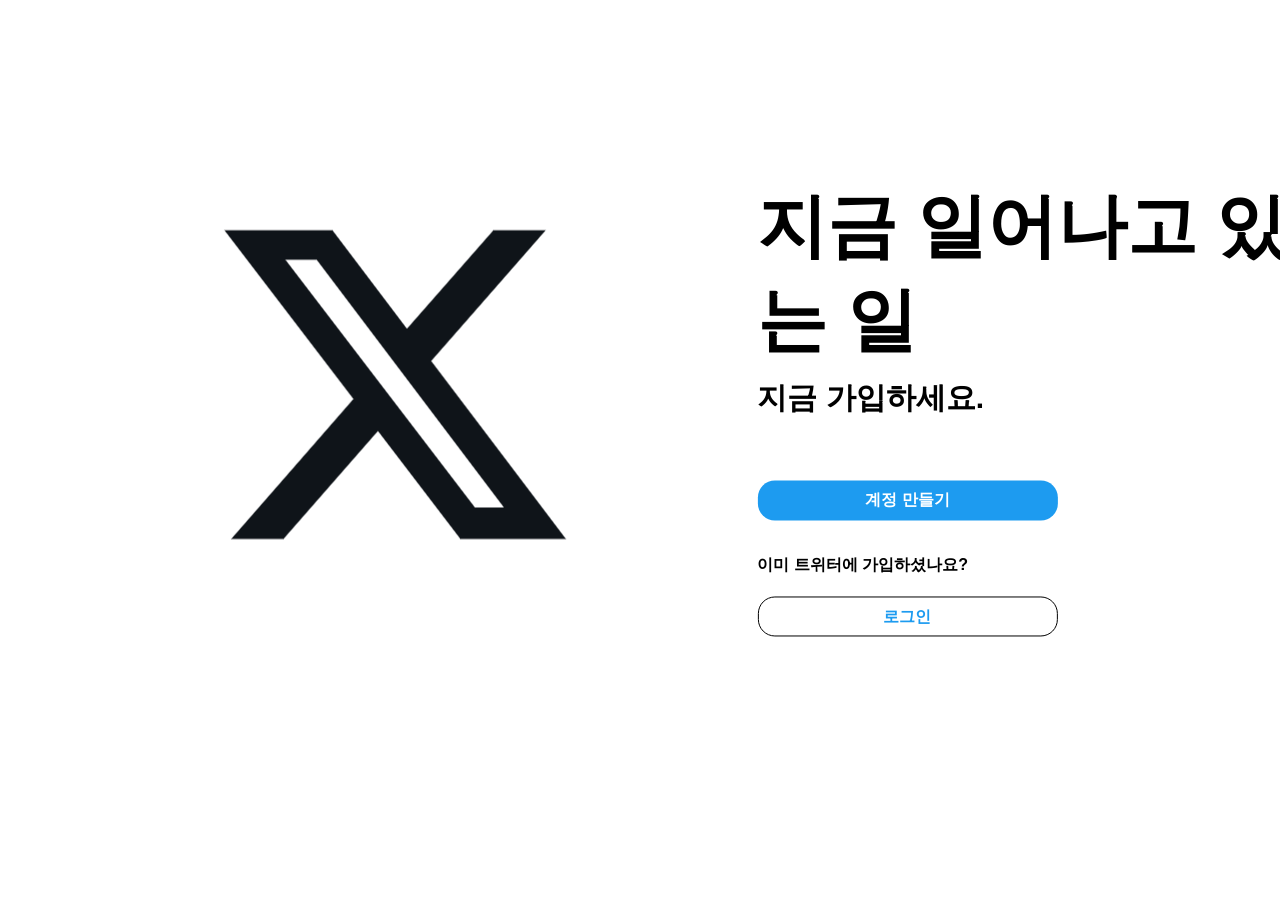
<file: index.html>
<!DOCTYPE html>
<html lang="en">
<head>
    <meta charset="UTF-8">
    <meta name="viewport" content="width=device-width, initial-scale=1.0">
    <title>tiwitter login</title>
    <link rel="stylesheet" href="./css/tiwtter.sign_up.css">
</head>
<body>
    <div class="big_wrap">
      <div class="wrap">
        <img src="./img/twitter/x_logo.PNG" alt="" class="logo">
        <div class="txt_wrap">
          <div class="f_txt">지금 일어나고 있는 일</div>
          <div class="s_txt">지금 가입하세요.</div>
          <div class="sign_up">
            <a href="#">계정 만들기</a>
          </div>
          
          <div class="login_box">
            <div class="login_txt_box">이미 트위터에 가입하셨나요?</div>
            <div class="login">
              <a href="#">로그인</a>    
            </div>
          </div>
        </div>
      </div>
    </div>
<!-- ====================================기본화면인덱스================================================================= -->

    
    <div class="modal">
    <div class="modal_header">
      <button class="close_btn">✕</button>
      <div class="logo">𝕏</div>
      <div style="width: 20px;"></div>
    </div>
    
    <form action="#">
      <div class="modal_content">
        <h1>계정을 생성하세요</h1>
        
        <div class="input_group">
          <div class="form_field">
            <input type="text" id="name" maxlength="50" placeholder=" ">
            <label for="name">이름</label>
          </div>
          <div class="char_count">0 / 50</div>
        </div>
        
        <div class="input_group">
          <div class="form_field">
            <input type="text" id="phone" placeholder=" ">
            <label for="phone">휴대폰</label>
          </div>
          <div class="alternative">
            <a href="#">대신 이메일 사용하기</a>
          </div>
        </div>
        
        <div class="input_group">
          <label>생년월일</label>
          <p class="dob_notice">이 정보는 공개적으로 표시되지 않습니다. 비즈니스, 반려동물 등 계정 주체에 상관없이 나의 연령을 확인하세요.</p>
          
          <div class="dob_inputs">
            <select class="select1">
              <option>월</option>
            </select>
            <select class="select2">
              <option>일</option>
            </select>
            <select class="select3">
              <option>년</option>
            </select>
          </div>
        </div>
        
        <button class="next_btn" disabled>
          <a href="#" class="a_tag">다음</a>
        </button>
      </div>
    </form>

  </div>

<!-- ================================로그인시도화면=============================================== -->
  <div class="log_pop_pan">
    <div class="log_pop_pan_header">
        <button class="close_btn2">✕</button>
        <div class="log_pop_pan_logo">𝕏</div>
        <div style="width: 20px;"></div>
    </div>

    <form action="#">
        <div class="log_pop_pan_content">
            <h1 class="chg_txt">아이디를 입력하세요</h1>
            
            <div class="input_group">
                <div class="form_field">
                    <input type="text" id="id" maxlength="50" placeholder=" ">
                    <label for="id">아이디</label>
                </div>
            </div>
            
            <div class="input_group">
                <div class="form_field">
                    <input type="password" id="password" placeholder=" ">
                    <label for="password">비밀번호</label>
                </div>
                <div class="alternative">
                    <!-- <a href="#">대신 이메일 사용하기</a> -->
                </div>
            </div>
        </div>


        <button class="send_log_information" disabled>
            로그인하기
        </button>
    </form>
</div>




  <div class="pan"></div>
  <script>
    // let id = document.getElementById("id");
    // id.addEventListener("change", function(event){
    //   if(event.target){
    //     id.innerText = event
    //   }
    // })
    // let id = document.getElementById("id");
    //     let result = document.getElementById("result");

    //     id.addEventListener("change", function(event){
    //         if(event.target){
    //           
    //             result.innerText = `대문자: ${event.target.value.toUpperCase()}
    //                                 소문자: ${event.target.value.toLowerCase()}`;
    //         }
    //     });
  </script>

  <script src="./js/tiwtter.select.js"></script>
  <script src="./js/twitter.close.js"></script>
  <script src="./js/twitter.logPop.js"></script>
</body>
</html>
</file>
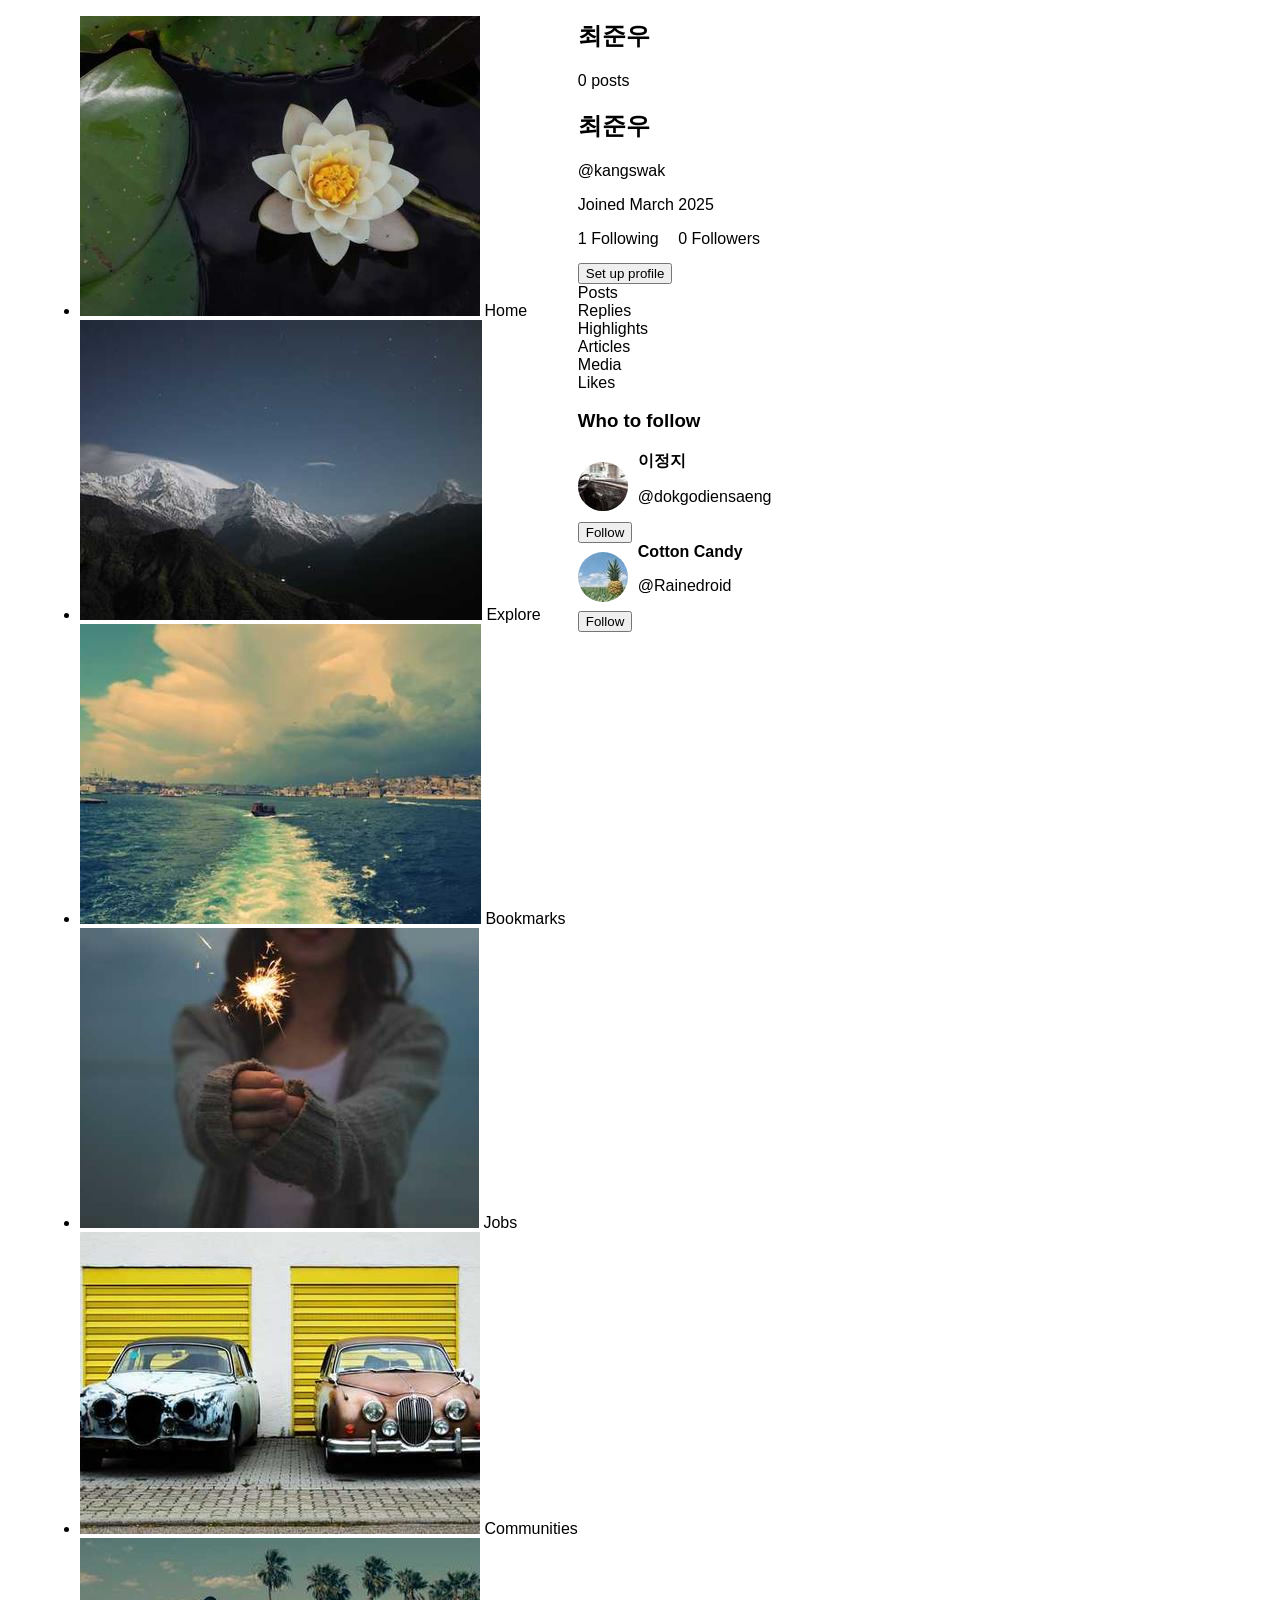
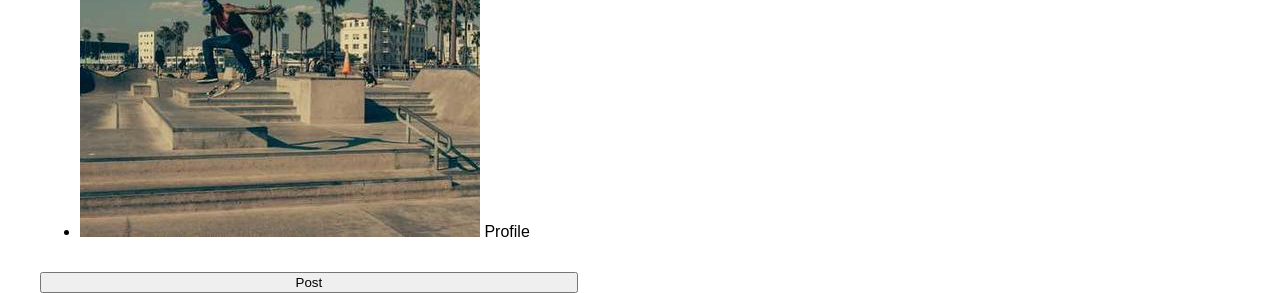
<file: Twiiter My Page.html>
<!DOCTYPE html>
<!-- saved from url=(0087)file:///C:/Users/user1/Desktop/web/z.%ED%8A%B8%EC%9C%84%ED%84%B0%EC%97%B0%EC%8A%B5.html -->
<html lang="en"><head><meta http-equiv="Content-Type" content="text/html; charset=UTF-8">
    
    <meta name="viewport" content="width=device-width, initial-scale=1.0">
    <title>Twiiter My Page</title>
    <style>
        body {
            font-family: -apple-system, BlinkMacSystemFont, "Segoe UI", Roboto, Helvetica, Arial, sans-serif;
            margin: 0;
            padding: 0;
            background-color: #fff;
            color: #000;
        }
        .container {
            display: flex;
            max-width: 1200px;
            margin: 0 auto;
        }
        .main_content {
            flex-grow: 1;
            border-right: 1px solid #eee;
        }
        .profile_header {
            display: flex;
            align-items: center;
            padding: 10px;
            border-bottom: 1px solid #eee;
        }
        .profile_header img {
            width: 24px;
            height: 24px;
            margin-right: 15px;
        }
        .profile_section {
            text-align: center;
            padding: 20px;
        }
        .profile_picture {
            width: 150px;
            height: 150px;
            background-color: #ddd;
            border-radius: 50%;
            margin: 0 auto 15px;
        }
        .profile_tabs {
            display: flex;
            justify-content: space-around;
            border-bottom: 1px solid #eee;
        }
        .profile_tabs div {
            padding: 15px;
            cursor: pointer;
        }
        .profile_tabs div.active {
            border-bottom: 3px solid #1DA1F2;
        }
        .who_to_follow {
            padding: 15px;
            border-top: 10px solid #f0f0f0;
        }
        .follow_suggestion {
            display: flex;
            justify-content: space-between;
            align-items: center;
            margin-bottom: 15px;
        }
        .follow_btn {
            background-color: #000;
            color: white;
            border: none;
            padding: 8px 15px;
            border-radius: 20px;
            cursor: pointer;
        }
    </style>
</head>
<body>
    <div class="container">
        <!-- Sidebar -->
        <div class="sidebar">
            <ul class="sidebar-menu">
                <li>
                    <img src="./Twiiter My Page_files/306-400x300.jpg" alt="샘플 이미지">
                    Home
                </li>
                <li>
                    <img src="./Twiiter My Page_files/377-402x300.jpg" alt="샘플 이미지">
                    Explore
                </li>
                <li>
                    <img src="./Twiiter My Page_files/271-401x300.jpg" alt="샘플 이미지">
                    Bookmarks
                </li>
                <li>
                    <img src="./Twiiter My Page_files/660-399x300.jpg" alt="샘플 이미지">
                    Jobs
                </li>
                <li>
                    <img src="./Twiiter My Page_files/133-400x302.jpg" alt="샘플 이미지">
                    Communities
                </li>
                <li>
                    <img src="./Twiiter My Page_files/281-400x299.jpg" alt="샘플 이미지">
                    Profile
                </li>
            </ul>
            <button class="follow-btn" style="width: 100%; margin-top: 15px;">Post</button>
        </div>

        <!-- Main Content -->
        <div class="main-content">
            <!-- Profile Header -->
            <div class="profile-header">
                <!-- <svg xmlns="http://www.w3.org/200/svg" viewBox="0 0 24 24" fill="none" stroke="currentColor" stroke-width="2" stroke-linecap="round" stroke-linejoin="round">
                    <path d="M15 18l-6-6 6-6"/>
                </svg> -->
                <div>
                    <h2>최준우</h2>
                    <p>0 posts</p>
                </div>
            </div>

            <!-- Profile Section -->
            <div class="profile-section">
                <div class="profile-picture"></div>
                <h2>최준우</h2>
                <p>@kangswak</p>
                <p>Joined March 2025</p>
                <div>
                    <span>1 Following</span>
                    <span style="margin-left: 15px;">0 Followers</span>
                </div>
                <button class="follow-btn" style="margin-top: 15px;">Set up profile</button>
            </div>

            <!-- Profile Tabs -->
            <div class="profile-tabs">
                <div class="active">Posts</div>
                <div>Replies</div>
                <div>Highlights</div>
                <div>Articles</div>
                <div>Media</div>
                <div>Likes</div>
            </div>

            <!-- Who to Follow -->
            <div class="who-to-follow">
                <h3>Who to follow</h3>
                <div class="follow-suggestion">
                    <div style="display: flex; align-items: center;">
                        <img src="./Twiiter My Page_files/605-50x49.jpg" alt="샘플 이미지" style="border-radius: 50%; margin-right: 10px;">
                        <div>
                            <strong>이정지</strong>
                            <p>@dokgodiensaeng</p>
                        </div>
                    </div>
                    <button class="follow-btn">Follow</button>
                </div>
                <div class="follow-suggestion">
                    <div style="display: flex; align-items: center;">
                        <img src="./Twiiter My Page_files/824-50x50.jpg" alt="샘플 이미지" style="border-radius: 50%; margin-right: 10px;">
                        <div>
                            <strong>Cotton Candy</strong>
                            <p>@Rainedroid</p>
                        </div>
                    </div>
                    <button class="follow-btn">Follow</button>
                </div>
            </div>
        </div>
    </div>

    <script>
        // Optional JavaScript for interactivity can be added here
        document.querySelectorAll('.sidebar-menu li').forEach(item => {
            item.addEventListener('click', () => {
                // Add any click interactions you want
                console.log('Menu item clicked');
            });
        });
    </script>

</body></html>
</file>
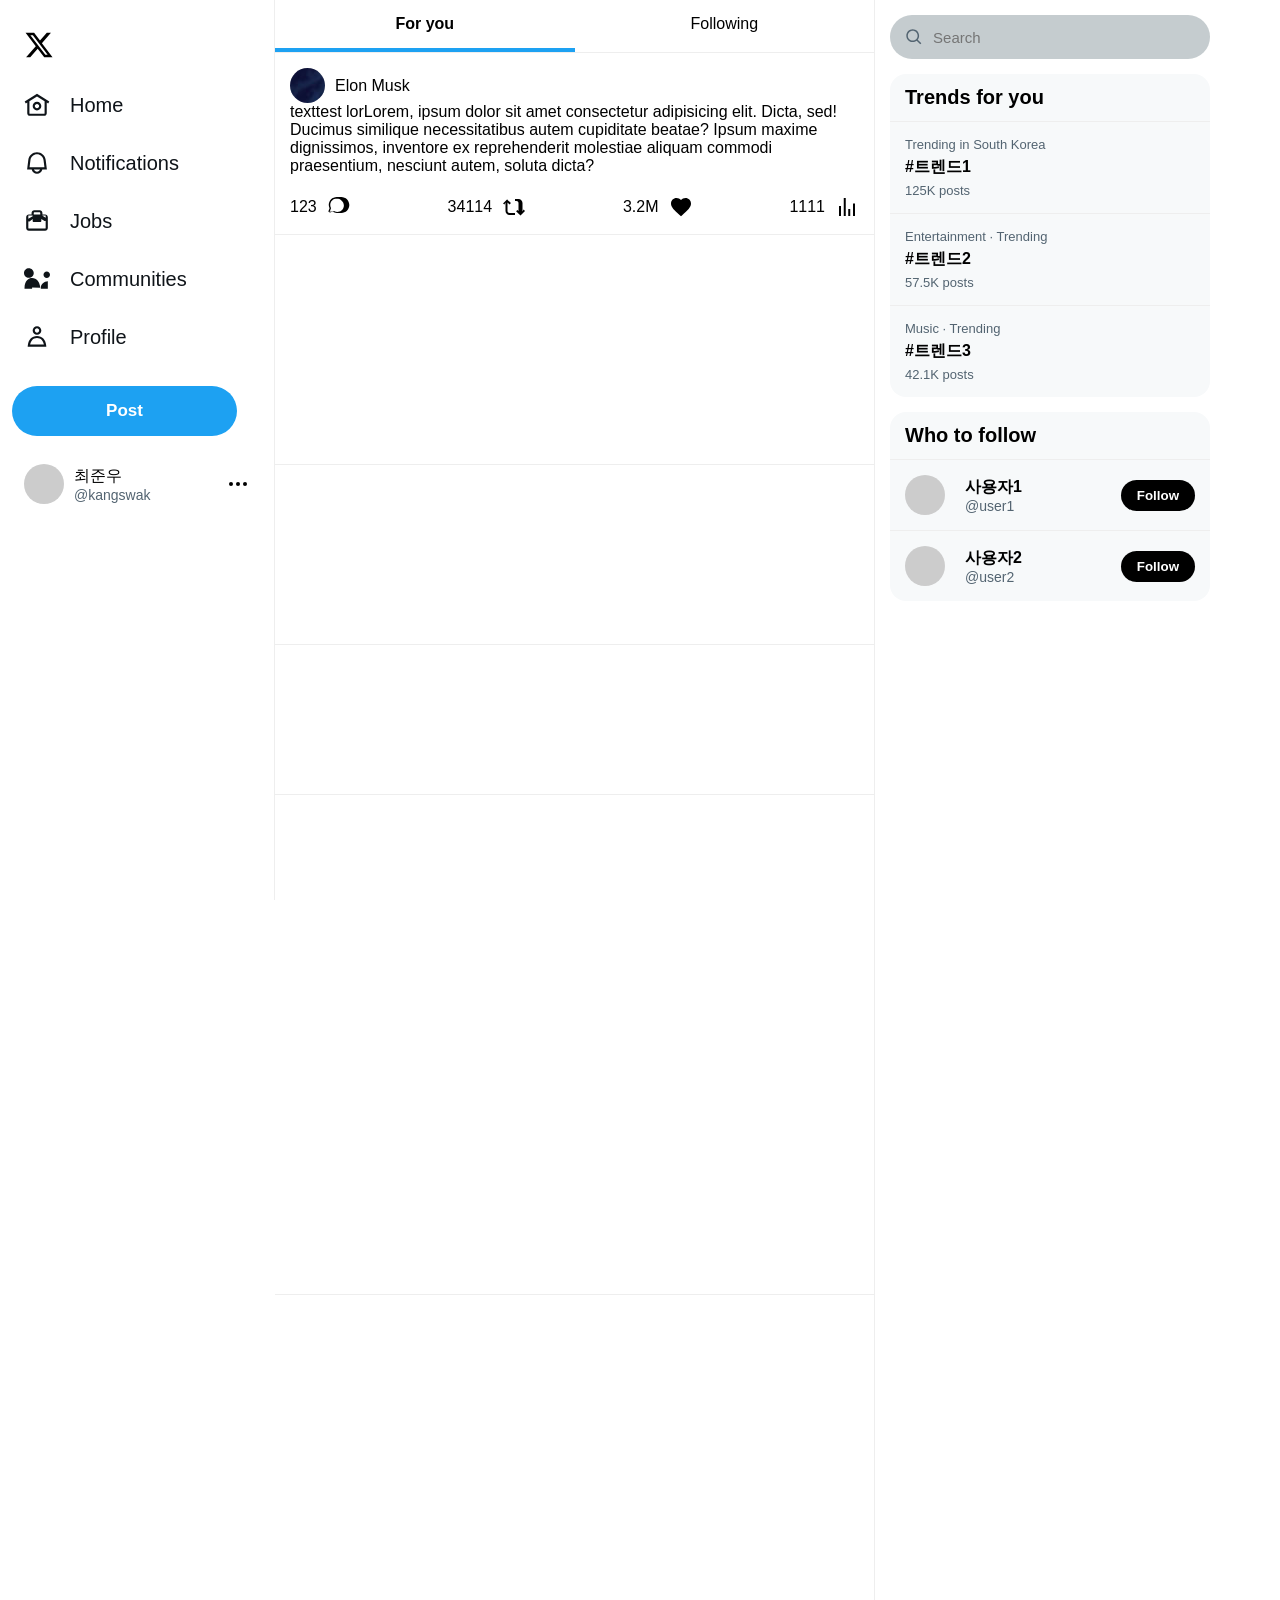
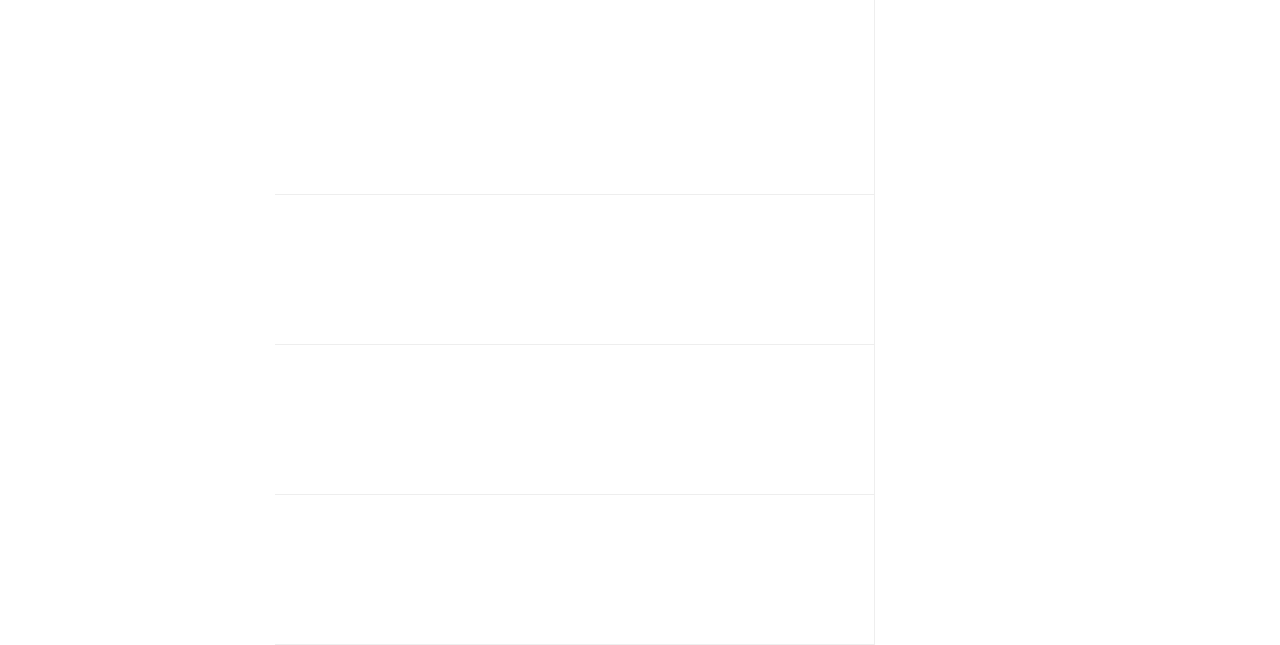
<file: z.tiwitter.mainPage.html>
<!DOCTYPE html>
<html lang="en">
<head>
    <meta charset="UTF-8">
    <meta name="viewport" content="width=device-width, initial-scale=1.0">
    <title>X Layout</title>
    <link rel="stylesheet" href="./css/twiiter.mainPage.css">

</head>
<body>
    <div class="wrap">
    <div class="sidebar">
      <a href="#">
      <div class="logo">
        <svg viewBox="0 0 24 24" aria-hidden="true" fill="currentColor">
          <g>
            <path d="M18.244 2.25h3.308l-7.227 8.26 8.502 11.24H16.17l-5.214-6.817L4.99 21.75H1.68l7.73-8.835L1.254 2.25H8.08l4.713 6.231zm-1.161 17.52h1.833L7.084 4.126H5.117z"></path>
          </g>
        </svg>
      </div>
      </a>
  
      <a href="#1" class="nav_item">
      <svg class='path' viewBox="0 0 24 24" width="26" height="26" fill="currentColor">
        <g>
          <path d="M12 9c-2.209 0-4 1.791-4 4s1.791 4 4 4 4-1.791 4-4-1.791-4-4-4zm0 6c-1.105 0-2-.895-2-2s.895-2 2-2 2 .895 2 2-.895 2-2 2zm0-13.304L.622 8.807l1.06 1.696L3 9.679V19.5C3 20.881 4.119 22 5.5 22h13c1.381 0 2.5-1.119 2.5-2.5V9.679l1.318.824 1.06-1.696L12 1.696zM19 19.5c0 .276-.224.5-.5.5h-13c-.276 0-.5-.224-.5-.5V8.429l7-4.375 7 4.375V19.5z"></path>
        </g>
      </svg>
        <span>Home</span>
        </a>
        
        <a href="#2" class="nav_item">
        <svg class='path' viewBox="0 0 24 24" width="26" height="26" fill="currentColor">
          <g>
            <path d="M19.993 9.042C19.48 5.017 16.054 2 11.996 2s-7.49 3.021-7.999 7.051L2.866 18H7.1c.463 2.282 2.481 4 4.9 4s4.437-1.718 4.9-4h4.236l-1.143-8.958zM12 20c-1.306 0-2.417-.835-2.829-2h5.658c-.412 1.165-1.523 2-2.829 2zm-6.866-4l.847-6.698C6.364 6.272 8.941 4 11.996 4s5.627 2.268 6.013 5.295L18.864 16H5.134z"></path>
          </g>
        </svg>
        <span>Notifications</span>
        </a>
    
        <a href="#3" class="nav_item">
        <svg class='path' viewBox="0 0 24 24" width="26" height="26" fill="currentColor">
          <g>
            <path d="M19.5 6H17V4.5C17 3.12 15.88 2 14.5 2h-5C8.12 2 7 3.12 7 4.5V6H4.5C3.12 6 2 7.12 2 8.5v10C2 19.88 3.12 21 4.5 21h15c1.38 0 2.5-1.12 2.5-2.5v-10C22 7.12 20.88 6 19.5 6zM9 4.5c0-.28.22-.5.5-.5h5c.28 0 .5.22.5.5V6H9V4.5zm11 14c0 .28-.22.5-.5.5h-15c-.28 0-.5-.22-.5-.5v-6.29c.4.26.94.29 1.4.05L8 10.16V12c0 .55.45 1 1 1h6c.55 0 1-.45 1-1v-1.84l2.6 1.6c.46.24 1 .21 1.4-.05v6.29zm0-9.48l-4-2.48V7h4v2.02zM8 7v.52L4 9.98V7h4z"></path>
          </g>
        </svg>
        <span>Jobs</span>
        </a>
    
        <a href="#4" class="nav_item">
        <svg  class='path' viewBox="0 0 24 24" width="26" height="26" fill="currentColor">
          <g>
            <path d="M7.501 19.917L7.471 21H.472l.029-1.027c.184-6.618 3.736-8.977 7-8.977.963 0 1.95.212 2.87.672a9.115 9.115 0 0 1 2.129 1.686c.344.393.667.853.947 1.347.285.5.533 1.046.736 1.622.203.576.368 1.18.491 1.79.125.606.186 1.241.186 1.887zm-3.001-9c-2.49 0-4.499-2.015-4.499-4.5S2.01 2 4.5 2s4.5 2.015 4.5 4.5-2.01 4.417-4.5 4.417zM22 21h-6.5v-1.077c0-3.108 3.082-5.923 6.5-5.923v7zm-1-10c-1.653 0-3-1.347-3-3s1.347-3 3-3 3 1.347 3 3-1.347 3-3 3z"></path>
          </g>
        </svg>
        <span>Communities</span>
        </a>
    
        <a href="#5" class="nav_item">
        <svg class='path' viewBox="0 0 24 24" width="26" height="26" fill="currentColor">
          <g>
            <path d="M5.651 19h12.698c-.337-1.8-1.023-3.21-1.945-4.19C15.318 13.65 13.838 13 12 13s-3.317.65-4.404 1.81c-.922.98-1.608 2.39-1.945 4.19zm.486-5.56C7.627 11.85 9.648 11 12 11s4.373.85 5.863 2.44c1.477 1.58 2.366 3.8 2.632 6.46l.11 1.1H3.395l.11-1.1c.266-2.66 1.155-4.88 2.632-6.46zM12 4c-1.105 0-2 .9-2 2s.895 2 2 2 2-.9 2-2-.895-2-2-2zM8 6c0-2.21 1.791-4 4-4s4 1.79 4 4-1.791 4-4 4-4-1.79-4-4z"></path>
          </g>
        </svg>
        <span>Profile</span>
        </a>
        <a href="#6">
        <button class="post_btn">
          <span>Post</span>
          <svg viewBox="0 0 24 24" width="24" height="24" fill="white" style="display: none;">
            <g>
              <path d="M23 3c-6.62-.1-10.38 2.421-13.05 6.03C7.29 12.61 6 17.331 6 22h2c0-1.007.07-2.012.19-3H12c4.1 0 7.48-3.082 7.94-7.054C22.79 10.147 23.17 6.359 23 3zm-7 8h-1.5v2H16c.63-.016 1.2-.08 1.72-.188C16.95 15.24 14.68 17 12 17H8.55c.57-2.512 1.57-4.851 3-6.78 2.16-2.912 5.29-4.911 9.45-5.187C20.95 8.079 19.9 11 16 11zM4 9V6H1V4h3V1h2v3h3v2H6v3H4z"></path>
            </g>
          </svg>
        </button>
        </a>
        
        <div class="user_profile">
        <div class="log_out">Log out @kangswak</div>
        <div class="avatar"></div>
        <div class="user_info">
            <div>최준우</div>
            <div style="color: #536471; font-size: 14px;">@kangswak</div>
        </div>
        <svg viewBox="0 0 24 24" width="24" height="24" fill="currentColor">
            <g>
            <circle cx="5" cy="12" r="2"></circle>
            <circle cx="12" cy="12" r="2"></circle>
            <circle cx="19" cy="12" r="2"></circle>
            </g>
        </svg>
        </div>
    </div>
    
    <div class="main_content">
        <div class="header">
          <a href="#7" class="a_tab">
            <div class="tab tab1 active">For you</div>
          </a>
          <a href="#8" class="a_tab">
            <div class="tab tab2">Following</div>
          </a>
        </div>
        <a href="#123">

          <div class="post" >
            <div class="post_top">
              <div class="post_avatar">
                <img src="./img/1.jpg" alt="">
              </div>
              <div class="user_name">Elon Musk</div>
          </div>
          <span>texttest lorLorem, ipsum dolor sit amet consectetur adipisicing elit. Dicta, sed! Ducimus similique necessitatibus autem cupiditate beatae? Ipsum maxime dignissimos, inventore ex reprehenderit molestiae aliquam commodi praesentium, nesciunt autem, soluta dicta?</span>
          <div class="file_stat">
            <div class="comment file_stat_box">
                <!-- Comment Icon -->
                123
                <svg viewBox="0 0 24 24" width="24" height="24" fill="currentColor">
                  <path d="M1.751 10c0-4.42 3.584-8 8.05-8h4.471c4.466 0 8.05 3.58 8.05 8 0 4.418-3.584 8-8.05 8h-4.47c-1.563 0-3.02-.51-4.233-1.393L1.25 16.85l1.313-3.712A7.93 7.93 0 0 1 1.751 10zm8.05-6.5c-3.619 0-6.551 2.919-6.551 6.5 0 1.034.253 2.027.715 2.897l.118.204-1.674 4.744 4.815-1.722.204.118c.88.463 1.874.716 2.907.716 3.62 0 6.551-2.919 6.551-6.5S13.42 3.5 9.8 3.5z"></path>
                  </svg>
            </div>
            <div class="retweet file_stat_box">
                <!-- Retweet Icon -->
                34114
                <svg viewBox="0 0 24 24" width="24" height="24" fill="currentColor">
                  <path d="M4.5 3.88l4.432 4.14-1.364 1.46L5.5 7.55V16c0 1.1.896 2 2 2H13v2H7.5c-2.209 0-4-1.79-4-4V7.55l-1.068 1.93L1 8.47l4.5-4.59zM16.5 6H13V4h3.5c2.209 0 4 1.79 4 4v8.45l1.068-1.93 1.432 1.38-4.5 4.59-4.432-4.14 1.364-1.46 1.068 1.05V8c0-1.1-.896-2-2-2z"></path>
                </svg>
            </div>
            
            
            <div class="heart file_stat_box">
                <!-- Like/Heart Icon -->
                3.2M
                <svg viewBox="0 0 24 24" width="24" height="24" fill="currentColor">
                  <path d="M12 21.35l-1.45-1.32C5.4 15.36 2 12.28 2 8.5 2 5.42 4.42 3 7.5 3c1.74 0 3.41.81 4.5 2.09C13.09 3.81 14.76 3 16.5 3 19.58 3 22 5.42 22 8.5c0 3.78-3.4 6.86-8.55 11.54L12 21.35z"></path>
                </svg>
            </div>
            
            <div class="view file_stat_box">
              <!-- View/Analytics Icon -->
              1111
              <svg viewBox="0 0 24 24" width="24" height="24" fill="currentColor">
                <path d="M8.75 21V3h2v18h-2zM18 21V8.5h2V21h-2zM4 21l.004-10h2L6 21H4zm9.248 0v-7h2v7h-2z"></path>
              </svg>
            </div>
          </div>
        </a>
      </div>
      <a href="#1234">
        <div class="post" style="height: 230px;"></div>
      </a>
      <a href="#12345">
        <div class="post" style="height: 180px;"></div>
      </a>
      <a href="#123456">
        <div class="post" style="height: 150px;"></div>
      </a>
      <a href="#1234567">
        <div class="post" style="height: 500px;"></div>
      </a>
      <a href="#12345678">
        <div class="post" style="height: 500px;"></div>
      </a>
    </div>
    
    <div class="right_sidebar">
      <div class="search_box">
      <svg viewBox="0 0 24 24" width="20" height="20" fill="#536471">
        <g>
        <path d="M10.25 3.75c-3.59 0-6.5 2.91-6.5 6.5s2.91 6.5 6.5 6.5c1.795 0 3.419-.726 4.596-1.904 1.178-1.177 1.904-2.801 1.904-4.596 0-3.59-2.91-6.5-6.5-6.5zm-8.5 6.5c0-4.694 3.806-8.5 8.5-8.5s8.5 3.806 8.5 8.5c0 1.986-.682 3.815-1.824 5.262l4.781 4.781-1.414 1.414-4.781-4.781c-1.447 1.142-3.276 1.824-5.262 1.824-4.694 0-8.5-3.806-8.5-8.5z"></path>
        </g>
      </svg>
      <input type="text" placeholder="Search">
      </div>
      
      <div class="trends_box">
      <div class="trends_header">Trends for you</div>
      <div style="padding: 15px; border-bottom: 1px solid #eee;">
        <div style="color: #536471; font-size: 13px;">Trending in South Korea</div>
        <div style="font-weight: bold; margin: 5px 0;">#트렌드1</div>
        <div style="color: #536471; font-size: 13px;">125K posts</div>
      </div>
      <div style="padding: 15px; border-bottom: 1px solid #eee;">
        <div style="color: #536471; font-size: 13px;">Entertainment · Trending</div>
        <div style="font-weight: bold; margin: 5px 0;">#트렌드2</div>
        <div style="color: #536471; font-size: 13px;">57.5K posts</div>
      </div>
      <div style="padding: 15px;">
        <div style="color: #536471; font-size: 13px;">Music · Trending</div>
        <div style="font-weight: bold; margin: 5px 0;">#트렌드3</div>
        <div style="color: #536471; font-size: 13px;">42.1K posts</div>
      </div>
      </div>
      
      <div class="trends_box">
      <div class="trends_header">Who to follow</div>
      <div style="padding: 15px; display: flex; align-items: center; border-bottom: 1px solid #eee;">
        <div class="avatar"></div>
        <div style="margin-left: 10px; flex: 1;">
          <div style="font-weight: bold;">사용자1</div>
          <div style="color: #536471; font-size: 14px;">@user1</div>
        </div>
        <button style="background: #000; color: white; border: none; padding: 8px 16px; border-radius: 9999px; font-weight: bold; cursor: pointer;">Follow</button>
      </div>
      <div style="padding: 15px; display: flex; align-items: center;">
        <div class="avatar"></div>
        <div style="margin-left: 10px; flex: 1;">
          <div style="font-weight: bold;">사용자2</div>
          <div style="color: #536471; font-size: 14px;">@user2</div>
        </div>
        <button style="background: #000; color: white; border: none; padding: 8px 16px; border-radius: 9999px; font-weight: bold; cursor: pointer;">Follow</button>
      </div>
      </div>
    </div>
    </div>

    <div class="post_write">
      <div class="post_write_header">
        <div class="post_write_close">
          <span>✕</span>
        </div>
        <div class="post_write_inform">Posting</div>
      </div>
      <div class="post_write_main">
        <div class="post_write_avatar"></div>
        <div class="post_write_textarea ">
          <textarea type="text" placeholder="What's happening?"></textarea>
        </div>
      </div>
    </div>
    <div class="pan"></div>

    <script src="./js/z.tiwitter.main_page.js"></script>
</body>
</html>
</file>
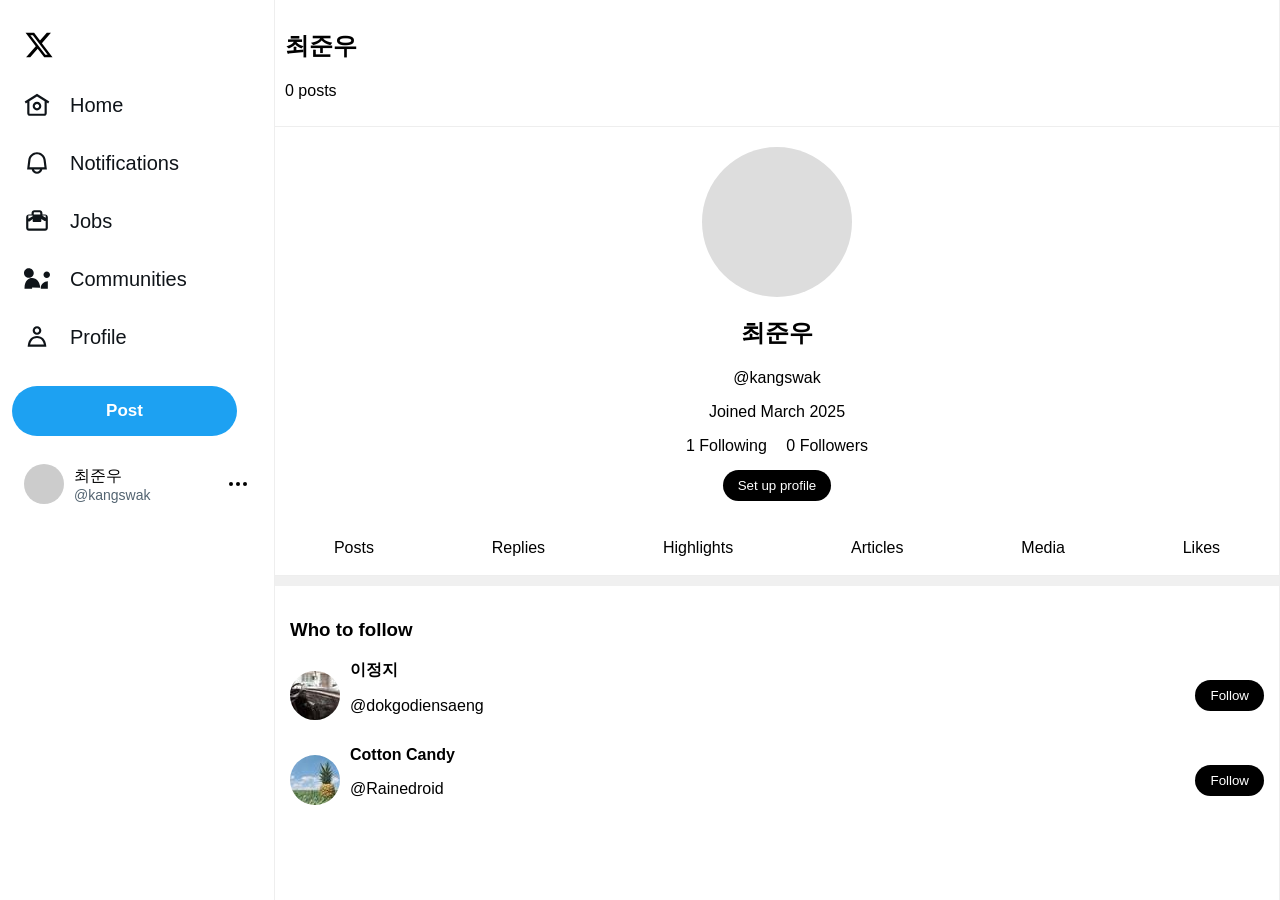
<file: z.twitter.myPage.html>
<!DOCTYPE html>
<html lang="en">
<head>
    <meta charset="UTF-8">
    <meta name="viewport" content="width=device-width, initial-scale=1.0">
    <title>Twitter My Page</title>
    <link rel="stylesheet" href="./css/tiwtter.myPage.css">

</head>
<body>
    <div class="wrap">
        <div class="sidebar">
            <a href="#">
                <div class="logo">
                    <svg viewBox="0 0 24 24" aria-hidden="true" fill="currentColor">
                        <g>
                            <path d="M18.244 2.25h3.308l-7.227 8.26 8.502 11.24H16.17l-5.214-6.817L4.99 21.75H1.68l7.73-8.835L1.254 2.25H8.08l4.713 6.231zm-1.161 17.52h1.833L7.084 4.126H5.117z"></path>
                        </g>
                    </svg>
                </div>
            </a>
            
            <a href="#1" class="nav_item">
                <svg class='path' viewBox="0 0 24 24" width="26" height="26" fill="currentColor">
                    <g>
                        <path d="M12 9c-2.209 0-4 1.791-4 4s1.791 4 4 4 4-1.791 4-4-1.791-4-4-4zm0 6c-1.105 0-2-.895-2-2s.895-2 2-2 2 .895 2 2-.895 2-2 2zm0-13.304L.622 8.807l1.06 1.696L3 9.679V19.5C3 20.881 4.119 22 5.5 22h13c1.381 0 2.5-1.119 2.5-2.5V9.679l1.318.824 1.06-1.696L12 1.696zM19 19.5c0 .276-.224.5-.5.5h-13c-.276 0-.5-.224-.5-.5V8.429l7-4.375 7 4.375V19.5z"></path>
                    </g>
                </svg>
                <span>Home</span>
            </a>

            <a href="#2" class="nav_item">
                <svg class='path' viewBox="0 0 24 24" width="26" height="26" fill="currentColor">
                    <g>
                        <path d="M19.993 9.042C19.48 5.017 16.054 2 11.996 2s-7.49 3.021-7.999 7.051L2.866 18H7.1c.463 2.282 2.481 4 4.9 4s4.437-1.718 4.9-4h4.236l-1.143-8.958zM12 20c-1.306 0-2.417-.835-2.829-2h5.658c-.412 1.165-1.523 2-2.829 2zm-6.866-4l.847-6.698C6.364 6.272 8.941 4 11.996 4s5.627 2.268 6.013 5.295L18.864 16H5.134z"></path>
                    </g>
                </svg>
                <span>Notifications</span>
            </a>
        
            <a href="#3" class="nav_item">
                <svg class='path' viewBox="0 0 24 24" width="26" height="26" fill="currentColor">
                    <g>
                        <path d="M19.5 6H17V4.5C17 3.12 15.88 2 14.5 2h-5C8.12 2 7 3.12 7 4.5V6H4.5C3.12 6 2 7.12 2 8.5v10C2 19.88 3.12 21 4.5 21h15c1.38 0 2.5-1.12 2.5-2.5v-10C22 7.12 20.88 6 19.5 6zM9 4.5c0-.28.22-.5.5-.5h5c.28 0 .5.22.5.5V6H9V4.5zm11 14c0 .28-.22.5-.5.5h-15c-.28 0-.5-.22-.5-.5v-6.29c.4.26.94.29 1.4.05L8 10.16V12c0 .55.45 1 1 1h6c.55 0 1-.45 1-1v-1.84l2.6 1.6c.46.24 1 .21 1.4-.05v6.29zm0-9.48l-4-2.48V7h4v2.02zM8 7v.52L4 9.98V7h4z"></path>
                    </g>
                </svg>
                <span>Jobs</span>
            </a>
        
            <a href="#4" class="nav_item">
                <svg  class='path' viewBox="0 0 24 24" width="26" height="26" fill="currentColor">
                    <g>
                    <path d="M7.501 19.917L7.471 21H.472l.029-1.027c.184-6.618 3.736-8.977 7-8.977.963 0 1.95.212 2.87.672a9.115 9.115 0 0 1 2.129 1.686c.344.393.667.853.947 1.347.285.5.533 1.046.736 1.622.203.576.368 1.18.491 1.79.125.606.186 1.241.186 1.887zm-3.001-9c-2.49 0-4.499-2.015-4.499-4.5S2.01 2 4.5 2s4.5 2.015 4.5 4.5-2.01 4.417-4.5 4.417zM22 21h-6.5v-1.077c0-3.108 3.082-5.923 6.5-5.923v7zm-1-10c-1.653 0-3-1.347-3-3s1.347-3 3-3 3 1.347 3 3-1.347 3-3 3z"></path>
                    </g>
                </svg>
                <span>Communities</span>
            </a>
        
            <a href="#5" class="nav_item">
                <svg class='path' viewBox="0 0 24 24" width="26" height="26" fill="currentColor">
                    <g>
                        <path d="M5.651 19h12.698c-.337-1.8-1.023-3.21-1.945-4.19C15.318 13.65 13.838 13 12 13s-3.317.65-4.404 1.81c-.922.98-1.608 2.39-1.945 4.19zm.486-5.56C7.627 11.85 9.648 11 12 11s4.373.85 5.863 2.44c1.477 1.58 2.366 3.8 2.632 6.46l.11 1.1H3.395l.11-1.1c.266-2.66 1.155-4.88 2.632-6.46zM12 4c-1.105 0-2 .9-2 2s.895 2 2 2 2-.9 2-2-.895-2-2-2zM8 6c0-2.21 1.791-4 4-4s4 1.79 4 4-1.791 4-4 4-4-1.79-4-4z"></path>
                    </g>
                </svg>
                <span>Profile</span>
            </a>
            <a href="#6">
            <button class="post_btn">
                <span>Post</span>
                <svg viewBox="0 0 24 24" width="24" height="24" fill="white" style="display: none;">
                    <g>
                        <path d="M23 3c-6.62-.1-10.38 2.421-13.05 6.03C7.29 12.61 6 17.331 6 22h2c0-1.007.07-2.012.19-3H12c4.1 0 7.48-3.082 7.94-7.054C22.79 10.147 23.17 6.359 23 3zm-7 8h-1.5v2H16c.63-.016 1.2-.08 1.72-.188C16.95 15.24 14.68 17 12 17H8.55c.57-2.512 1.57-4.851 3-6.78 2.16-2.912 5.29-4.911 9.45-5.187C20.95 8.079 19.9 11 16 11zM4 9V6H1V4h3V1h2v3h3v2H6v3H4z"></path>
                    </g>
                </svg>
            </button>
            </a>

            <div class="user_profile">
            <div class="log_out">Log out @kangswak</div>
            <div class="avatar"></div>
            <div class="user_info">
                <div>최준우</div>
                <div style="color: #536471; font-size: 14px;">@kangswak</div>
            </div>
            <svg viewBox="0 0 24 24" width="24" height="24" fill="currentColor">
                <g>
                <circle cx="5" cy="12" r="2"></circle>
                <circle cx="12" cy="12" r="2"></circle>
                <circle cx="19" cy="12" r="2"></circle>
                </g>
            </svg>
            </div>
        </div>

        <div class="main_content">
            <!-- Profile Header -->
            <div class="profile_header">
                <!-- <svg xmlns="http://www.w3.org/200/svg" viewBox="0 0 24 24" fill="none" stroke="currentColor" stroke-width="2" stroke-linecap="round" stroke-linejoin="round">
                    <path d="M15 18l-6-6 6-6"/>
                </svg> -->
                <div>
                    <h2>최준우</h2>
                    <p><span>0</span> posts</p>
                </div>
            </div>

            <!-- Profile Section -->
            <div class="profile_section">
                <div class="profile_picture"></div>
                <h2>최준우</h2>
                <p>@kangswak</p>
                <p>Joined March 2025</p>
                <div>
                    <span>1 Following</span>
                    <span style="margin-left: 15px;">0 Followers</span>
                </div>
                <button class="follow_btn" style="margin-top: 15px;">Set up profile</button>
            </div>

            <!-- Profile Tabs -->
            <div class="profile_tabs">
                <div class="active">Posts</div>
                <div>Replies</div>
                <div>Highlights</div>
                <div>Articles</div>
                <div>Media</div>
                <div>Likes</div>
            </div>

            <!-- Who to Follow -->
            <div class="who_to_follow">
                <h3>Who to follow</h3>
                <div class="follow_suggestion">
                    <div style="display: flex; align-items: center;">
                        <img src="./Twiiter My Page_files/605-50x49.jpg" alt="샘플 이미지" style="border-radius: 50%; margin-right: 10px;">
                        <div>
                            <strong>이정지</strong>
                            <p>@dokgodiensaeng</p>
                        </div>
                    </div>
                    <button class="follow_btn">Follow</button>
                </div>
                <div class="follow_suggestion">
                    <div style="display: flex; align-items: center;">
                        <img src="./Twiiter My Page_files/824-50x50.jpg" alt="샘플 이미지" style="border-radius: 50%; margin-right: 10px;">
                        <div>
                            <strong>Cotton Candy</strong>
                            <p>@Rainedroid</p>
                        </div>
                    </div>
                    <button class="follow_btn">Follow</button>
                </div>
            </div>
        </div>

        <div class="post_write">
            <div class="post_write_header">
            <div class="post_write_close">
                <span>✕</span>
            </div>
            <div class="post_write_inform">Posting</div>
            </div>
            <div class="post_write_main">
            <div class="post_write_avatar"></div>
            <div class="post_write_textarea ">
                <textarea type="text" placeholder="What's happening?"></textarea>
            </div>
            </div>
        </div>
        <div class="pan"></div>
    </div>



       

    <script src="./js/z.twitter.연습.js"></script>
</body>
</html>
</file>
<file: css/tiwtter.sign_up.css>
/* index */
body{
    margin: 0;
    position: relative;
}
.modal{
    display: none;
}
a{
    text-decoration: none;
    color: inherit;
    width: 100%;
    height: 100%;
    display: inline-block;
}
.big_wrap{
    position: relative;
    min-height: 880PX;
}
.wrap{
    position: absolute;
    left: 50%;
    top: 50%;
    transform: translate(-32%, -63%);
    display: flex;  
    justify-content: center;
    align-items: center;
    gap: 100px;
}
.logo{
    width: 54%;
    margin-right: 90px;
}
.txt_wrap{
    width: 50%;
    min-width: 45vw;
}
.f_txt{
    width: 100%;
    height: 150px;
    margin: 48px 0;
    font-weight: 700;
    font-size: 70px;
    word-wrap: break-word;
}
.s_txt{
    width: 100%;
    height: 50px;
    font-weight: 600;
    font-size: 30px;
    margin-bottom: 52px;
}
.sign_up{
    width: 300px;
    height: 40px;
    text-align: center;
    border-radius: 17px ;
    background-color: rgb(29 155 240);
    line-height: 40px;
    color: white;
    font-weight: 600;
}


.login_box{
    margin-top: 35px;
}
.login_txt_box{
    font-weight: 600;
}
.login{
    width: 300px;
    height: 40px;
    margin-top: 20px;
    text-align: center;
    border-radius: 17px ;
    border: 0.5px solid black;
    background-color: rgb(255 255 255);
    line-height: 40px;
    color: rgb(29 155 240);
    font-weight: 600;
}


.sign_up_box{
    background-color: rgba(0, 0, 0, 0.2);
    width: 100%;
    height: 953px;
    position: absolute;
    left: 0;
    top: 0;
    /*display: none; */
}
.sign_up_wrap{
    width: 600px;
    height: 650px;
    position: fixed;
    left: 50%;
    top: 50%;
    transform: translate(-50%, -50%);
    background-color: white;
    border-radius: 10px;
}
.sign_up_header{
    display: flex;
    justify-content: space-between;
    padding: 5px;
}
.sign_close{
    width: 30px;
    height: 30px;
    /* border: 1px solid; */
    border-radius: 50%;
    display: flex;
    align-items: center;
    justify-content: center;
    /* position: absolute;
    left: 6px;
    top: 9px; */
    position: relative;
}
.sign_close:hover{
    background-color: rgb(185, 202, 211);
}
.close_line{
    width: 20px;
    height: 1.5px;
    background-color: black;
    position: absolute;
    left: 50%;
    top: 50%;
    transform: translate(-50%, -50%);
}
.close_line_L{
    transform: translate(-50%, -50%) rotate(45deg);
}
.close_line_R{
    transform: translate(-50%, -50%) rotate(135deg);
}

.sign_up_logo{
    width: 29px;
    height: 26px;
    background-image: url(../img/twitter/x_logo.PNG);
    background-repeat: no-repeat;
    background-size: contain;
    margin-top: 5px;
}
.blank{
    width: 29px;
    height: 26px;
}

.sign_up_main{
    padding: 15px 80px;
    display: flex;
    flex-direction: column;
}
.sign_up_txt{
    font-weight: 600;
    font-size: 30px;
}


.name_input_box{
    width: 100%;
    height: 56px;
    display: flex;
    flex-direction: column;
    margin: 20px 0 15px 0;
    border: 1px solid #ccc;
    border-radius: 5px;
}
.upper_holder{
    width: 380px;
    height: 16px;
    flex-shrink: 0;
    position: relative;
}
/* input{
    width: 380px;
    height: 30px;
    /* margin-top: 26px; */
    /* padding: 10px ;
    border: none;
    outline: none;
}  */
.name_holder{
    width: 380px;
    height: 16px;
    position: absolute;
    left: 8px;
    top: 35px;
    font-size: 20px;
    color: gray;
}
.name{
    /* margin: 20px 0 15px 0; */
    /* display: inline-block;
    flex-shrink: 0;
    background-color: transparent; */
}
.vertification{
    margin: 20px 0 50px 0;
}
/* ===================================================================================================================================================================== */
* {
    margin: 0;
    padding: 0;
    box-sizing: border-box;
    font-family: -apple-system, BlinkMacSystemFont, 'Segoe UI', Roboto, Oxygen, Ubuntu, Cantarell, 'Open Sans', 'Helvetica Neue', sans-serif;
  }
  a{
    /* color: black; */
    text-decoration: none;
  }
  body {
    /* position: relative; */
    display: flex;
    justify-content: center;
    align-items: center;
    min-height: 100vh;
  }
  
  .modal {
    position: absolute;
    left: 50%;
    right: 50%;
    transform: translate(-50%, 0); /* 아닐지도 */
    z-index: 999999999;
    width: 100%;
    max-width: 600px;
    background-color: white;
    border-radius: 16px;
    overflow: hidden;
    box-shadow: 0 0 10px rgba(0, 0, 0, 0.1);
  }
  
  .modal_header {
    display: flex;
    align-items: center;
    justify-content: space-between;
    padding: 12px 16px;
    border-bottom: 1px solid #eee;
  }
  
  .close_btn,
  .close_btn2 {
    width: 34px;
    height: 34px;
    background: none;
    border: none;
    font-size: 20px;
    cursor: pointer;
    padding: 8px;
    border-radius: 50%;
    position: relative;
  }
  
  .close_btn:hover,
  .close_btn2:hover{
    background-color: gray;
  }
  .x_btn{
    position: absolute;
    left: 35%;
    right: 50%;
    transform: translate(-50%, -50%);
  }
  
  .logo {
    flex-grow: 1;
    text-align: center;
    font-size: 24px;
  }
  .blank{
    /* width: 34px; */
  }
  
  .modal_content {
    padding: 20px;
  }
  
  h1 {
    font-size: 24px;
    margin-bottom: 20px;
    font-weight: bold;
  }
  
  .input_group {
    margin-bottom: 20px;
    position: relative;
  }
  
  label {
    display: block;
    margin-bottom: 8px;
    font-weight: 500;
  }
  
  .form_field {
    position: relative;
    margin-bottom: 5px;
  }
  
  .form_field input {
    width: 100%;
    padding: 16px 12px 8px;
    border: 1px solid #ccc;
    border-radius: 4px;
    font-size: 16px;
    outline: none;
  }
  
  .form_field label {
    position: absolute;
    left: 12px;
    top: 12px;
    font-size: 16px;
    color: #777;
    pointer-events: none;
    transition: all 0.2s ease;
  }
  
  .form_field input:focus {
    border-color: skyblue;
  }
  
  .form_field input:focus + label,
  .form_field input:not(:placeholder-shown) + label {
    top: 4px;
    left: 12px;
    font-size: 12px;
    color: #1DA1F2;
  }
  
  .char_count {
    text-align: right;
    font-size: 14px;
    color: #777;
  }
  
  .alternative {
    text-align: right;
    margin-top: 8px;
    height: 21px;
  }
  
  .alternative a {
    color: #1DA1F2;
    text-decoration: none;
  }
  
  .dob_notice {
    margin-bottom: 12px;
    font-size: 14px;
    color: #555;
  }
  
  .dob_inputs {
    display: flex;
    gap: 10px;
  }
  
  .dob_inputs select {
    flex: 1;
    padding: 12px;
    border: 1px solid #ccc;
    border-radius: 4px;
    font-size: 16px;
    background-color: white;
    cursor: pointer;
  }
  /* option{
    height: 25px;
  } */
  
  .next_btn {
    display: block;
    width: 100%;
    padding: 16px;
    background-color: #777;
    color: white;
    border: none;
    border-radius: 50px;
    font-size: 16px;
    font-weight: bold;
    margin-top: 20px;
    cursor: pointer;
  }
  .next_btn > a{
    color: black;
  }

  .path_fillter{
    filter: invert(0%) sepia(7%) saturate(7500%) hue-rotate(85deg) brightness(91%) contrast(107%);
  }

  .pan{
    position: absolute;
    left: 0;
    top: 0;
    width: 100%;
    height: 100%;
    background-color: rgba(0, 0, 0, 0.3);
    z-index: 999;
    display: none;
  }
  /* ===================================================================================== */

  /* */


  .log_pop_pan{
    position: absolute;
    left: 50%;
    top: 50%;
    transform: translate(-50%, -50%);
    z-index: 999999999;
    width: 100%;
    max-width: 600px;
    background-color: white;
    border-radius: 16px;
    overflow: hidden;
    box-shadow: 0 0 10px rgba(0, 0, 0, 0.1);
    display: none;
}
.log_pop_pan_header{
    display: flex;
    justify-content: space-between;
    align-items: center;
    padding: 12px 16px;
    border-bottom: 1px solid #eee;
} 
.log_pop_pan_logo {
  flex-grow: 1;
  text-align: center;
  font-size: 44px;
}
.log_pop_pan_content {
  padding: 20px;
}
#password{
  margin-bottom: 200px;
}
.send_log_information{
  display: block;
  width: 80%;
  padding: 16px;
  background-color: gray;
  color: white;
  border: none;
  border-radius: 50px;
  font-size: 16px;
  font-weight: bold;
  margin: 30px auto;
  cursor: pointer;
  text-align:center;
}
</file>
<file: css/twiiter.mainPage.css>
* {
  padding: 0;
  box-sizing: border-box;
  font-family: -apple-system, BlinkMacSystemFont, "Segoe UI", Roboto, Helvetica, Arial, sans-serif;
}
a{
  text-decoration: none;
  color: inherit;
}

body {
  background-color: white;
  position: relative;
  margin: 0;
}

.wrap {
  display: flex;
  min-width: 1100px;
  max-width: 1300px; 
  margin: 0 auto;
  min-height: 100vh;
  }

/* .wrap_add{
  height: 100vh;
  overflow: hidden;
} */

.sidebar {
  width: 275px;
  height: 100vh;
  padding: 20px 12px;
  border-right: 1px solid #eee;
  position: sticky;
  top: 0;
}

.logo {
  width: 30px;
  height: 30px;
  margin: 10px 0 20px 12px;
}

.nav_item {
  display: flex;
  align-items: center;
  padding: 12px;
  border-radius: 9999px;
  margin-bottom: 8px;
  cursor: pointer;
  font-weight: 500;
  font-size: 20px;
  color: #0f1419;
  text-decoration: none;
}

.nav_item:hover {
  background-color: rgba(15, 20, 25, 0.1);
}

.nav_item svg {
  margin-right: 20px;
}

.post_btn {
  width: 90%;
  margin: 16px auto;
  padding: 15px;
  background-color: #1da1f2;
  color: white;
  border: none;
  border-radius: 9999px;
  font-weight: bold;
  font-size: 17px;
  cursor: pointer;
}

.post_btn:hover {
  background-color: #1a91da;
}

.main_content {
  flex: 1;
  max-width: 600px;
  border-right: 1px solid #eee;
}

.header {
  display: flex;
  justify-content: space-between;
  /* padding: 15px; */
  border-bottom: 1px solid #eee;
  position: sticky;
  top: 0;
  background-color: rgba(255, 255, 255, 0.95);
  backdrop-filter: blur(12px);
}

.tab {
  flex: 1;
  text-align: center;
  padding: 15px 0;
  font-weight: 500;
  cursor: pointer;
}
.a_tab{
  flex: 1;
  text-align: center;
  /* padding: 15px 0; */
  font-weight: 500;
  cursor: pointer;
}
.active {
  font-weight: bold;
  border-bottom: 4px solid #1da1f2;
}





.post > span{
  flex: 3;
}
.post {
  width: 100%;
  /* height: 200px; */
  min-height: 150px;
  padding: 15px;
  border-bottom: 1px solid #eee;
  cursor: pointer;
}

.post:hover {
  background-color: rgba(0, 0, 0, 0.03);
}

.post{
  display: flex;
  gap: 10px;
  justify-content: space-between;
  align-items: last baseline ;
  flex-direction: column;
  /* background-color: lightgreen; */
}
.post_top{
  display: flex;
  align-items: center;
}
.post_avatar {
  width: 35px;
  height: 35px;
  border-radius: 50%;
  background-color: #ccc;
  margin-right: 10px;
  overflow: hidden;
}
.file_stat{
  width: 100%;
  margin-top: 20px;
  display: flex;
  justify-content: space-between;
}
.file_stat_box{
  display: flex;
  align-items: center;
  gap: 10px;
}

.comment:hover,.view:hover{
  filter: invert(58%) sepia(61%) saturate(4487%) hue-rotate(178deg) brightness(102%) contrast(90%);
}
.retweet:hover{
  filter: invert(73%) sepia(7%) saturate(2475%) hue-rotate(71deg) brightness(121%) contrast(87%);
}
.heart:hover{
  filter: invert(76%) sepia(62%) saturate(428%) hue-rotate(276deg) brightness(88%) contrast(91%);
}






.right_sidebar {
  width: 350px;
  padding: 15px;
  position: sticky;
  top: 0;
  height: 100vh;
}

.search_box {
  padding: 12px 15px;
  background-color: #c5cccf;
  border-radius: 9999px;
  margin-bottom: 15px;
  display: flex;
  align-items: center;
  transition: all 0.3s;

}

/* .search_click{
  width: 320px;
  padding: 12px 15px;
} */

.search_box input {
  border: none;
  background: transparent;
  outline: none;
  font-size: 15px;
  margin-left: 10px;
  width: 100%;
}

.trends_box {
  background-color: #f7f9fa;
  border-radius: 16px;
  margin-bottom: 15px;
}

.trends_header {
  padding: 12px 15px;
  font-weight: bold;
  font-size: 20px;
  border-bottom: 1px solid #eee;
}

.user_profile {
  position: relative;
  display: flex;
  align-items: center;
  margin-top: auto;
  padding: 12px;
  border-radius: 9999px;
  cursor: pointer;
}

.user_profile:hover {
  background-color: rgba(15, 20, 25, 0.1);
}
.log_out{
  width: 100%;
  height: 64px;
  background-color: white;
  position: absolute;
  left: 0;
  top: -100%;
  border-radius: 15px;
  border: 1px solid;
  line-height: 64px;
  text-align: center;
  font-size: 700;
  display: none;
}

.post_write{
  width: 600px;
  height: 290px;
  border-radius: 13px;
  background-color: white;
  position: absolute;
  left: 50%;
  top: 6%;
  transform: translate(-50%, 0);
  z-index: 9999999;
  display: none;
  padding: 15px 25px;
  cursor: pointer;
}
.post_write_header{
  display: flex;
  justify-content: space-between;
  align-items: center;
}
.post_write_close{
  width: 24px;
  height: 24px;
  border-radius: 50%;
  position: relative;
}
.post_write_close > span{
  position: absolute;
  left: 50%;
  top: 50%;
  transform: translate(-50%, -50%);
}
.post_write_close:hover{
  background-color: #ccc;
}
.post_write_inform{
  width: 65px;
  height: 35px;
  border-radius: 50%;
  text-align: center;
  line-height: 35px;
}
.post_write_inform:hover{
  background-color: #ccc;
}
.pan{
  position: absolute;
  left: 0;
  top: 0;
  width: 100%;
  height: 100%;
  background-color: rgba(0, 0, 0, 0.3);
  z-index: 999;
  display: none;
}
.post_write_main{
  display: flex;
}
.post_write_avatar {
  width: 60px;
  height: 60px;
  border-radius: 50%;
  background-color: #ccc;
  margin-right: 10px;
  flex: 0.5;
  border: 1px solid;
  flex-shrink: 0  ;
}
.post_write_textarea {
  min-height: 24px;
  height: 200px;
  flex: 4;
  /* border: 1px solid red; */
}
.post_write_textarea > textarea{
  width: 100%;
  height: 100%;
  padding-left: 5px;
  font-size: 25px;
  background-color: transparent;
  outline: none;
  border: none;
  white-space: normal;
  caret-color: transparent;
  resize: none;
}
.post_write_textarea > textarea::placeholder {
  font-size: 35px; 
  color: gray; 
}
textarea:focus {
  caret-color: black; 
}
textarea:focus::placeholder {
  color: transparent;
}

.avatar {
  width: 40px;
  height: 40px;
  border-radius: 50%;
  background-color: #ccc;
  margin-right: 10px;
}

.user_info {
  flex: 1;
}

@media (max-width: 1200px) {
  .wrap {
    min-width: 1100px;
  }
}

.path_fillter{
  filter: invert(54%) sepia(68%) saturate(2899%) hue-rotate(176deg) brightness(98%) contrast(94%);
  background-color: rgba(15, 20, 25, 0.1);
}
.post{
  /* width: 100%;
  height: 200px;
  background-color: black;
  border: 1px solid white; */
}
</file>
<file: css/tiwtter.myPage.css>
* {
  padding: 0;
  box-sizing: border-box;
  font-family: -apple-system, BlinkMacSystemFont, "Segoe UI", Roboto, Helvetica, Arial, sans-serif;
}
a{
  text-decoration: none;
  color: inherit;
}

body {
  background-color: white;
  position: relative;
  margin: 0;
}

.wrap {
  display: flex;
  min-width: 1100px;
  max-width: 1300px; 
  margin: 0 auto;
  min-height: 100vh;
  }

/* .wrap_add{
  height: 100vh;
  overflow: hidden;
} */

.sidebar {
  width: 275px;
  height: 100vh;
  padding: 20px 12px;
  border-right: 1px solid #eee;
  position: sticky;
  top: 0;
}

.logo {
  width: 30px;
  height: 30px;
  margin: 10px 0 20px 12px;
}

.nav_item {
  display: flex;
  align-items: center;
  padding: 12px;
  border-radius: 9999px;
  margin-bottom: 8px;
  cursor: pointer;
  font-weight: 500;
  font-size: 20px;
  color: #0f1419;
  text-decoration: none;
}

.nav_item:hover {
  background-color: rgba(15, 20, 25, 0.1);
}

.nav_item svg {
  margin-right: 20px;
}

.post_btn {
  width: 90%;
  margin: 16px auto;
  padding: 15px;
  background-color: #1da1f2;
  color: white;
  border: none;
  border-radius: 9999px;
  font-weight: bold;
  font-size: 17px;
  cursor: pointer;
}

.post_btn:hover {
  background-color: #1a91da;
}



.container {
  display: flex;
  max-width: 1200px;
  margin: 0 auto;
}
.main_content {
  flex-grow: 1;
  border-right: 1px solid #eee;
}
.profile_header {
  display: flex;
  align-items: center;
  padding: 10px;
  border-bottom: 1px solid #eee;
}
.profile_header img {
  width: 24px;
  height: 24px;
  margin-right: 15px;
}
.profile_section {
  text-align: center;
  padding: 20px;
}
.profile_picture {
  width: 150px;
  height: 150px;
  background-color: #ddd;
  border-radius: 50%;
  margin: 0 auto 15px;
}
.profile_tabs {
  display: flex;
  justify-content: space-around;
  border-bottom: 1px solid #eee;
}
.profile_tabs div {
  padding: 15px;
  overflow: hidden;
  cursor: pointer;
  border: 3px solid transparent;
}
.profile_tabs div:hover {
  /* box-shadow: 0 5px 0 0 #1da1f2; */
  border-bottom: 3px solid #1da1f2;
}

.who_to_follow {
  padding: 15px;
  border-top: 10px solid #f0f0f0;
}
.follow_suggestion {
  display: flex;
  justify-content: space-between;
  align-items: center;
  margin-bottom: 15px;
}
.follow_btn {
  background-color: #000;
  color: white;
  border: none;
  padding: 8px 15px;
  border-radius: 20px;
  cursor: pointer;
}

.user_profile {
  position: relative;
  display: flex;
  align-items: center;
  margin-top: auto;
  padding: 12px;
  border-radius: 9999px;
  cursor: pointer;
}

.user_profile:hover {
  background-color: rgba(15, 20, 25, 0.1);
}
.log_out{
  width: 100%;
  height: 64px;
  background-color: white;
  position: absolute;
  left: 0;
  top: -100%;
  border-radius: 15px;
  border: 1px solid;
  line-height: 64px;
  text-align: center;
  font-size: 700;
  display: none;
}

.post_write{
  width: 600px;
  height: 290px;
  border-radius: 13px;
  background-color: white;
  position: absolute;
  left: 50%;
  top: 6%;
  transform: translate(-50%, 0);
  z-index: 9999999;
  display: none;
  padding: 15px 25px;
  cursor: pointer;
}
.post_write_header{
  display: flex;
  justify-content: space-between;
  align-items: center;
}
.post_write_close{
  width: 24px;
  height: 24px;
  border-radius: 50%;
  position: relative;
}
.post_write_close > span{
  position: absolute;
  left: 50%;
  top: 50%;
  transform: translate(-50%, -50%);
}
.post_write_close:hover{
  background-color: #ccc;
}
.post_write_inform{
  width: 65px;
  height: 35px;
  border-radius: 50%;
  text-align: center;
  line-height: 35px;
}
.post_write_inform:hover{
  background-color: #ccc;
}
.pan{
  position: absolute;
  left: 0;
  top: 0;
  width: 100%;
  height: 100%;
  background-color: rgba(0, 0, 0, 0.3);
  z-index: 999;
  display: none;
}
.post_write_main{
  display: flex;
}
.post_write_avatar {
  width: 60px;
  height: 60px;
  border-radius: 50%;
  background-color: #ccc;
  margin-right: 10px;
  flex: 0.5;
  border: 1px solid;
  flex-shrink: 0  ;
}
.post_write_textarea {
  min-height: 24px;
  height: 200px;
  flex: 4;
  /* border: 1px solid red; */
}
.post_write_textarea > textarea{
  width: 100%;
  height: 100%;
  padding-left: 5px;
  font-size: 25px;
  background-color: transparent;
  outline: none;
  border: none;
  white-space: normal;
  caret-color: transparent;
  resize: none;
}
.post_write_textarea > textarea::placeholder {
  font-size: 35px; 
  color: gray; 
}
textarea:focus::placeholder {
  color: transparent;
}
textarea:focus {
  caret-color: black; 
}






.avatar {
  width: 40px;
  height: 40px;
  border-radius: 50%;
  background-color: #ccc;
  margin-right: 10px;
}

.user_info {
  flex: 1;
}
.path_fillter{
  filter: invert(54%) sepia(68%) saturate(2899%) hue-rotate(176deg) brightness(98%) contrast(94%);
  background-color: rgba(15, 20, 25, 0.1);
}
</file>
